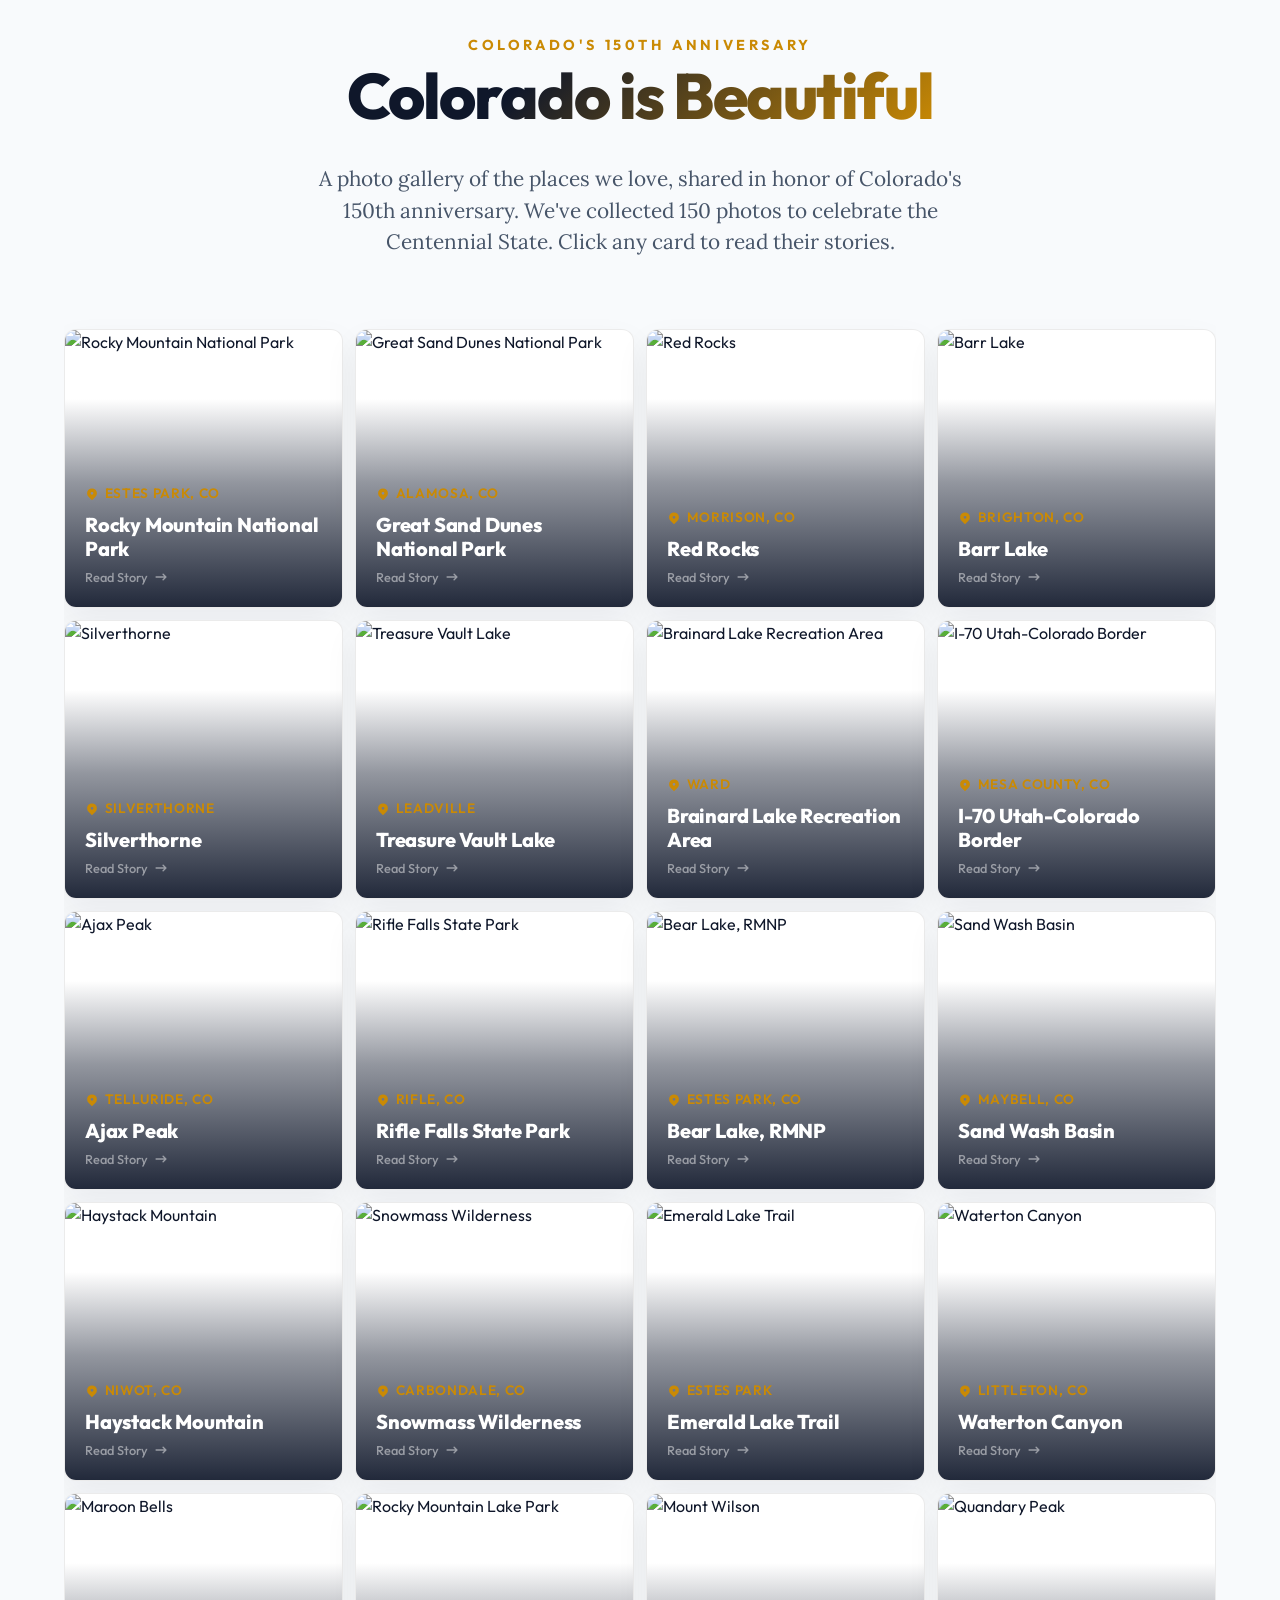
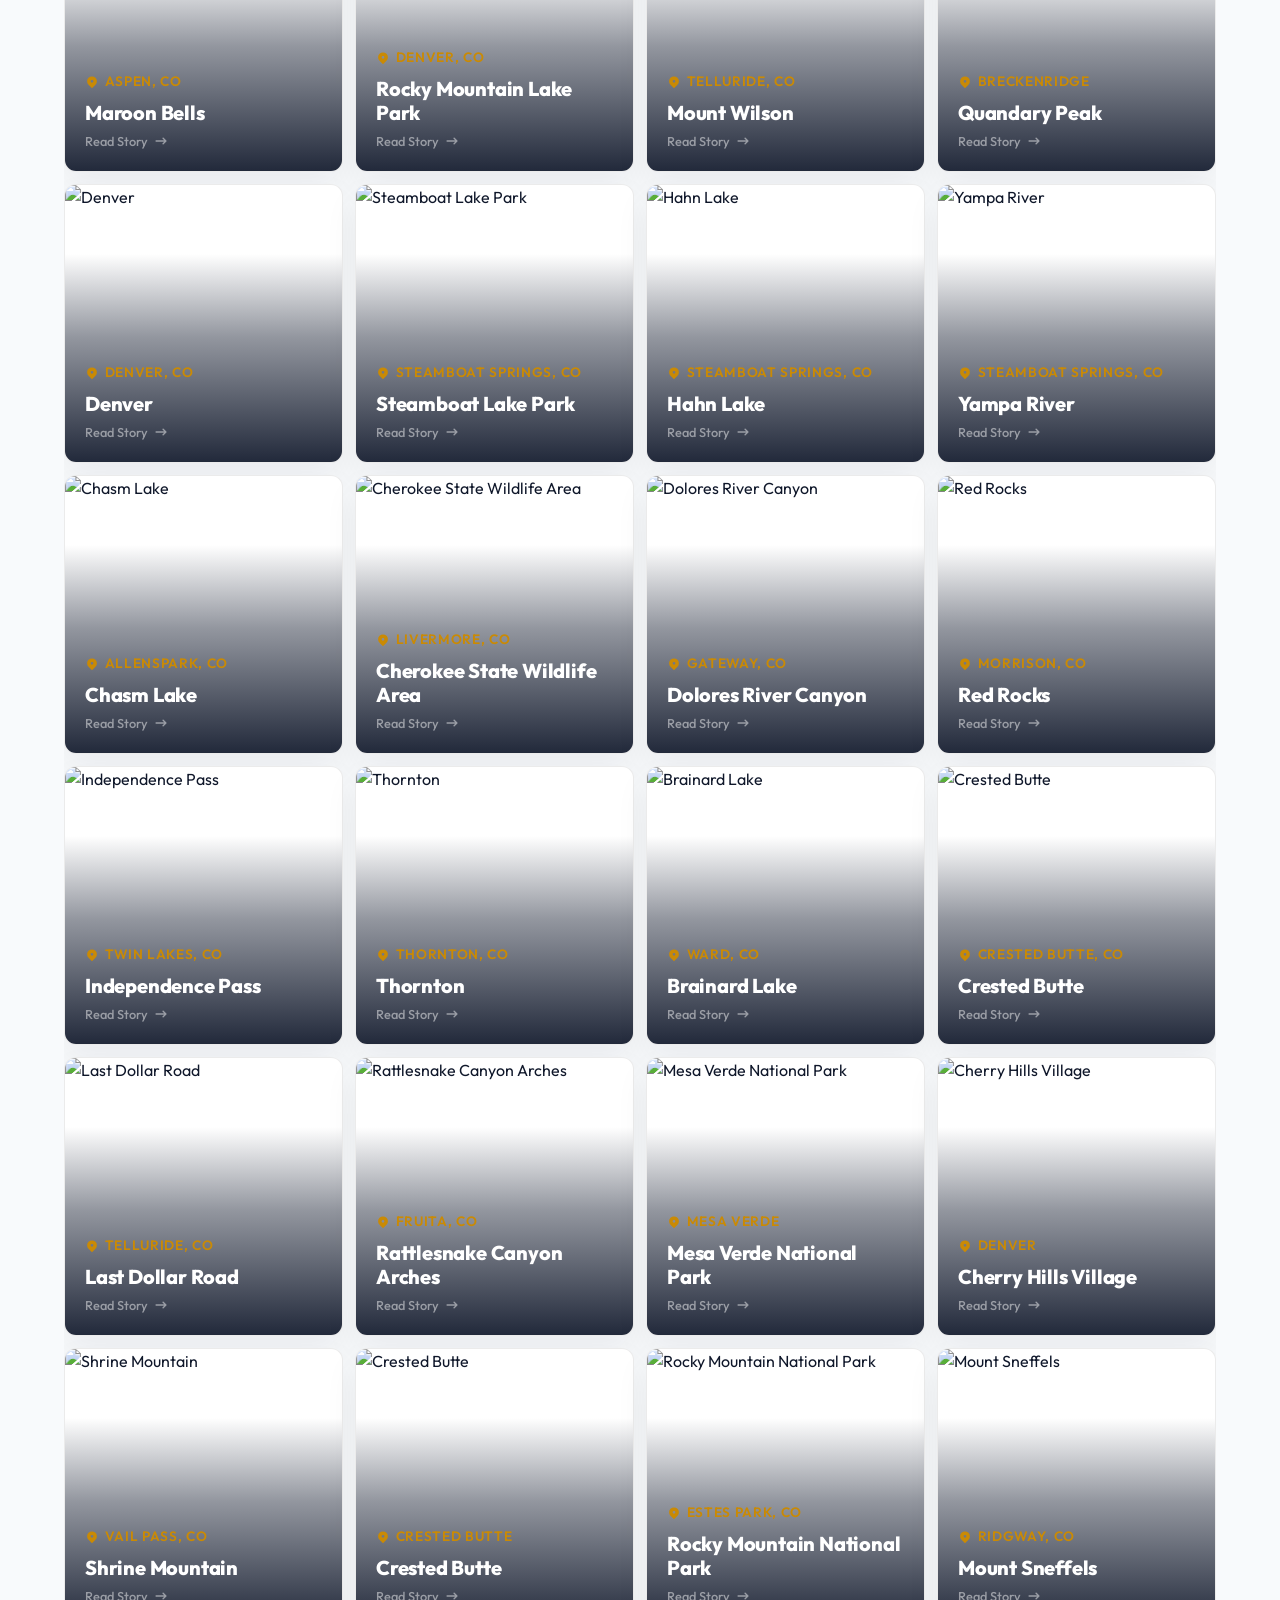
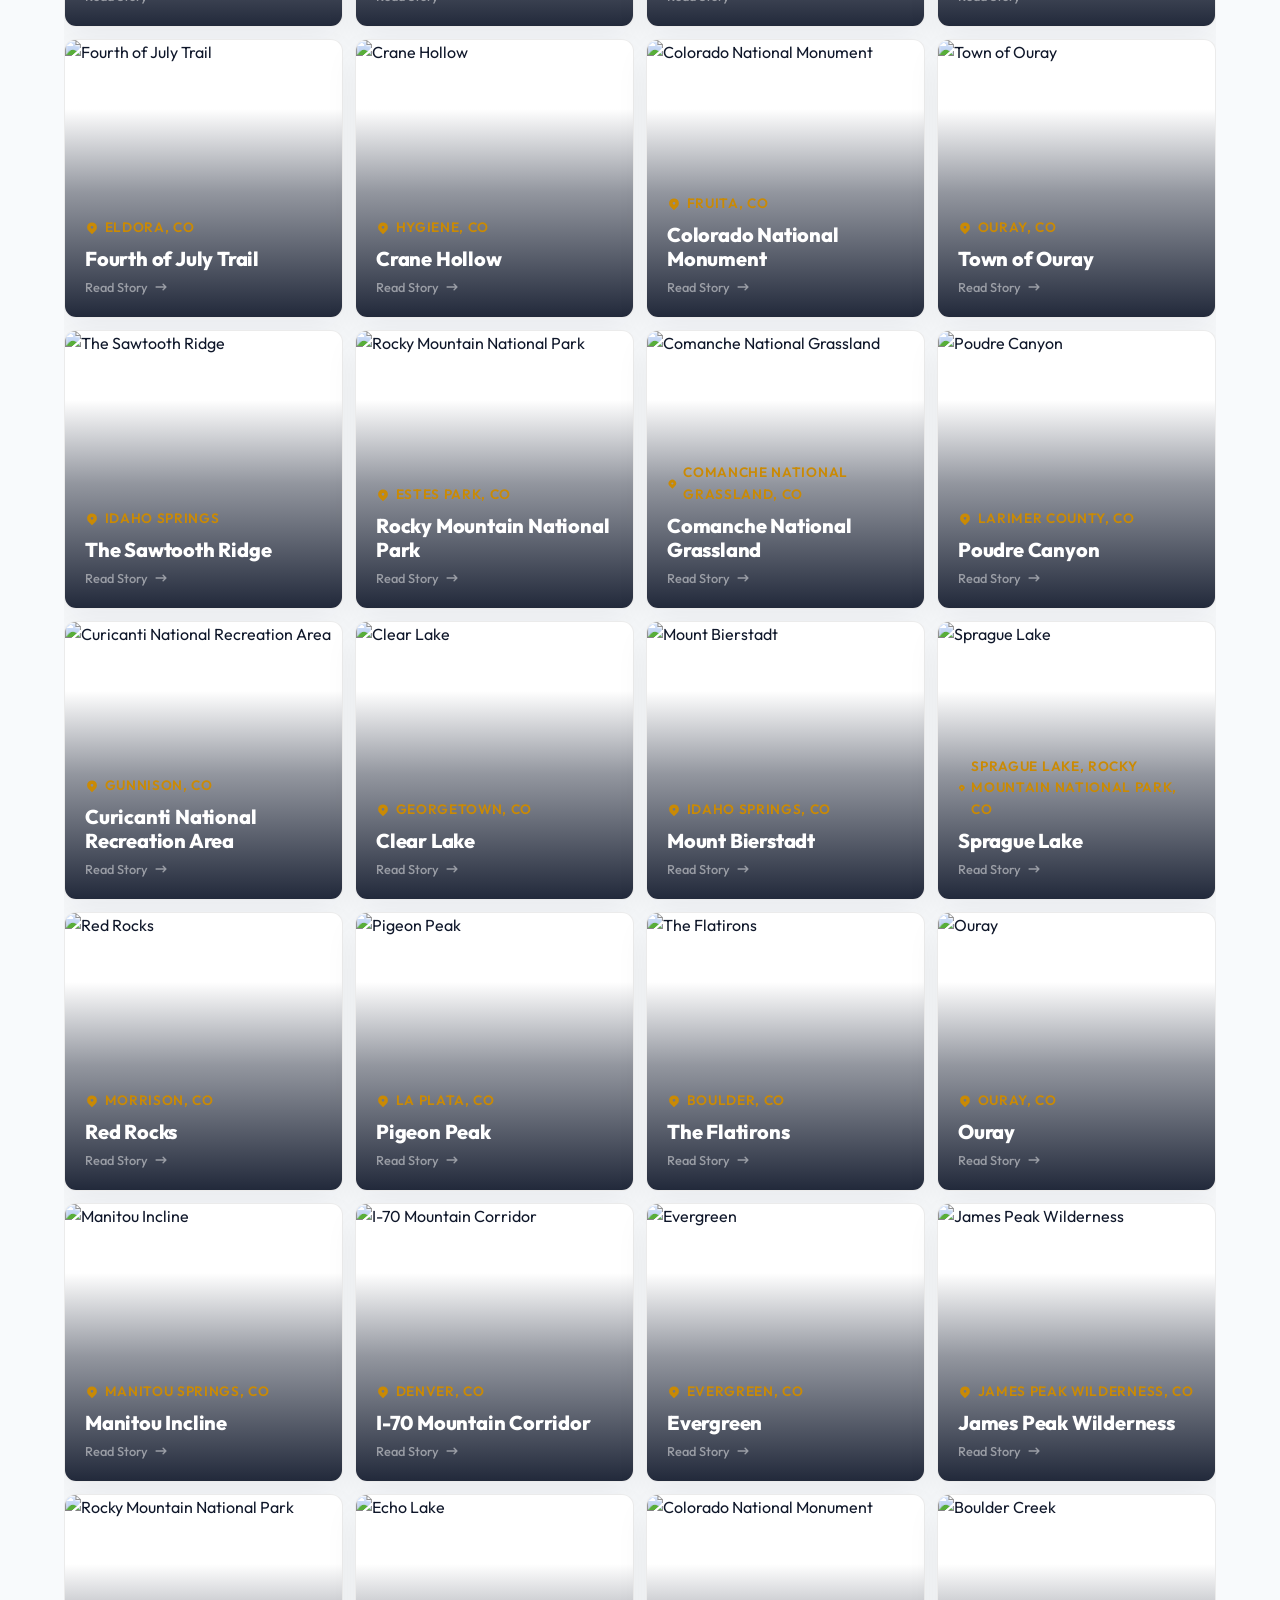
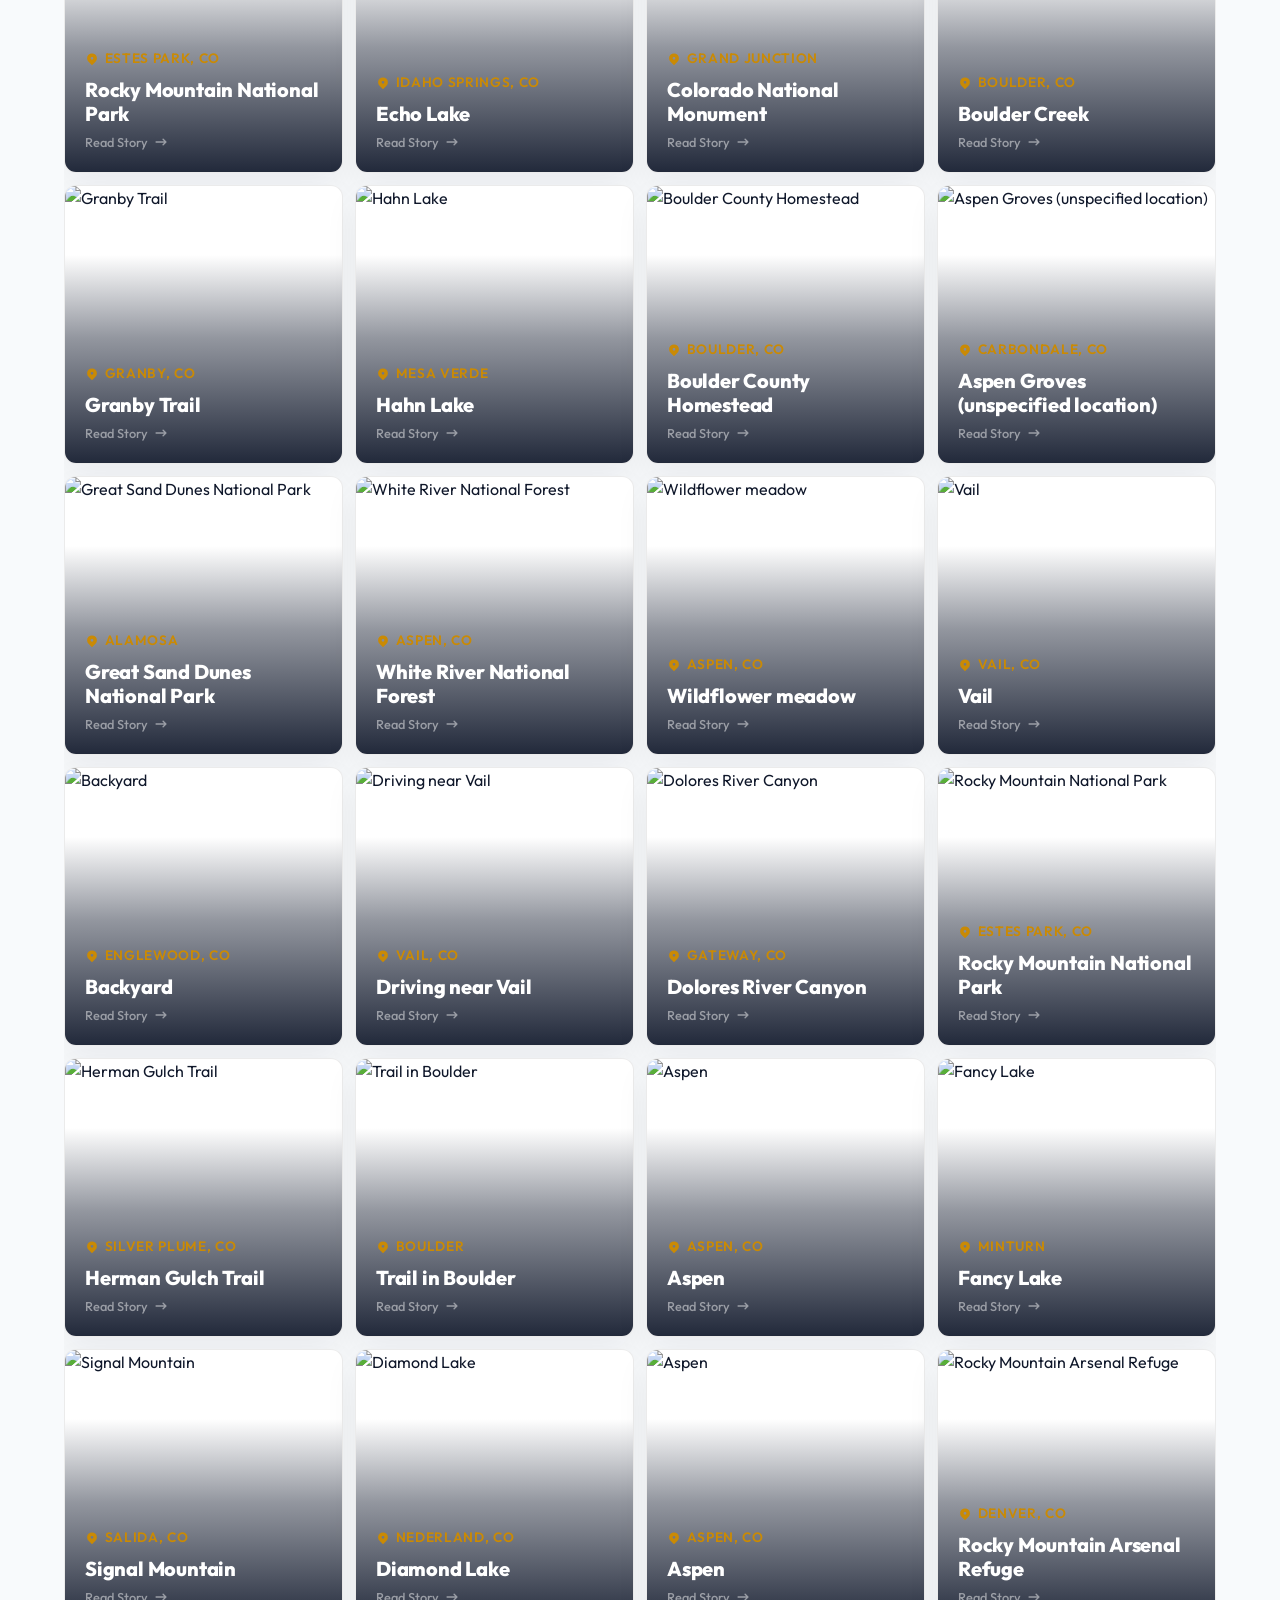
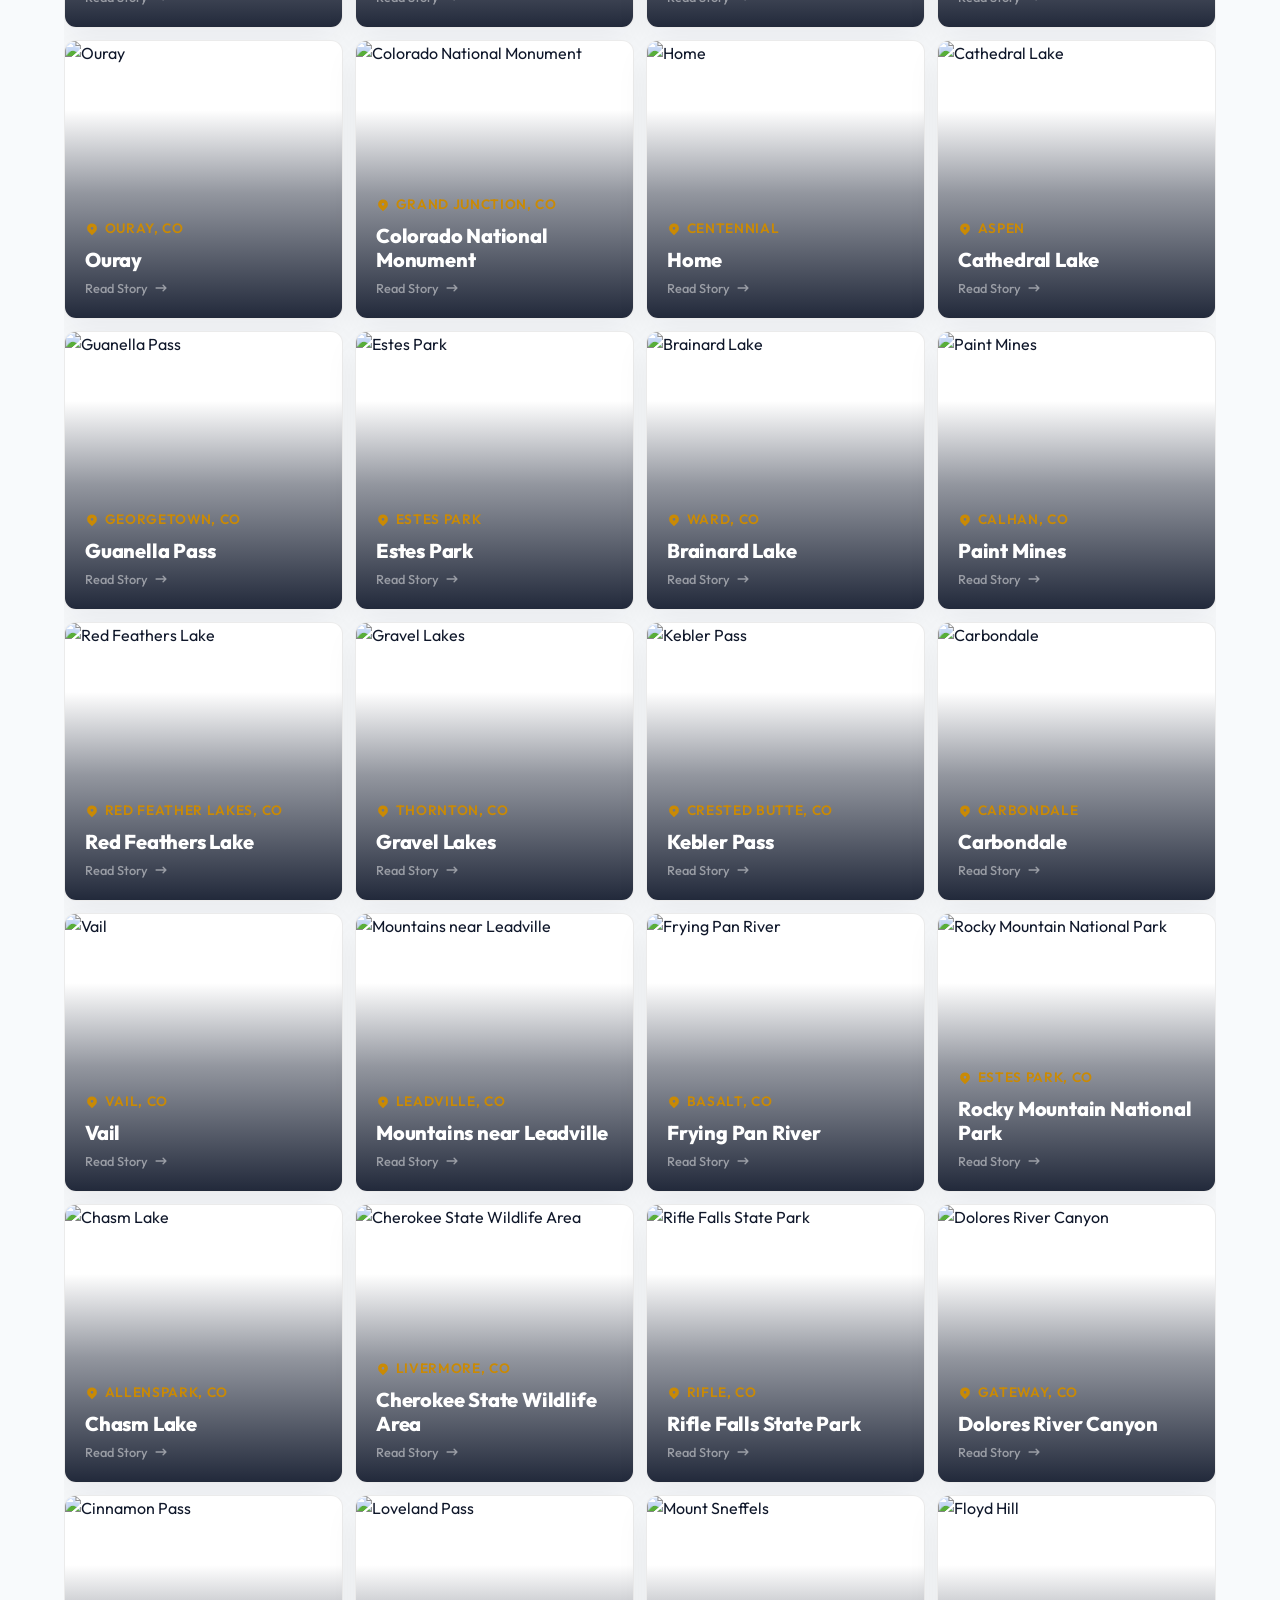
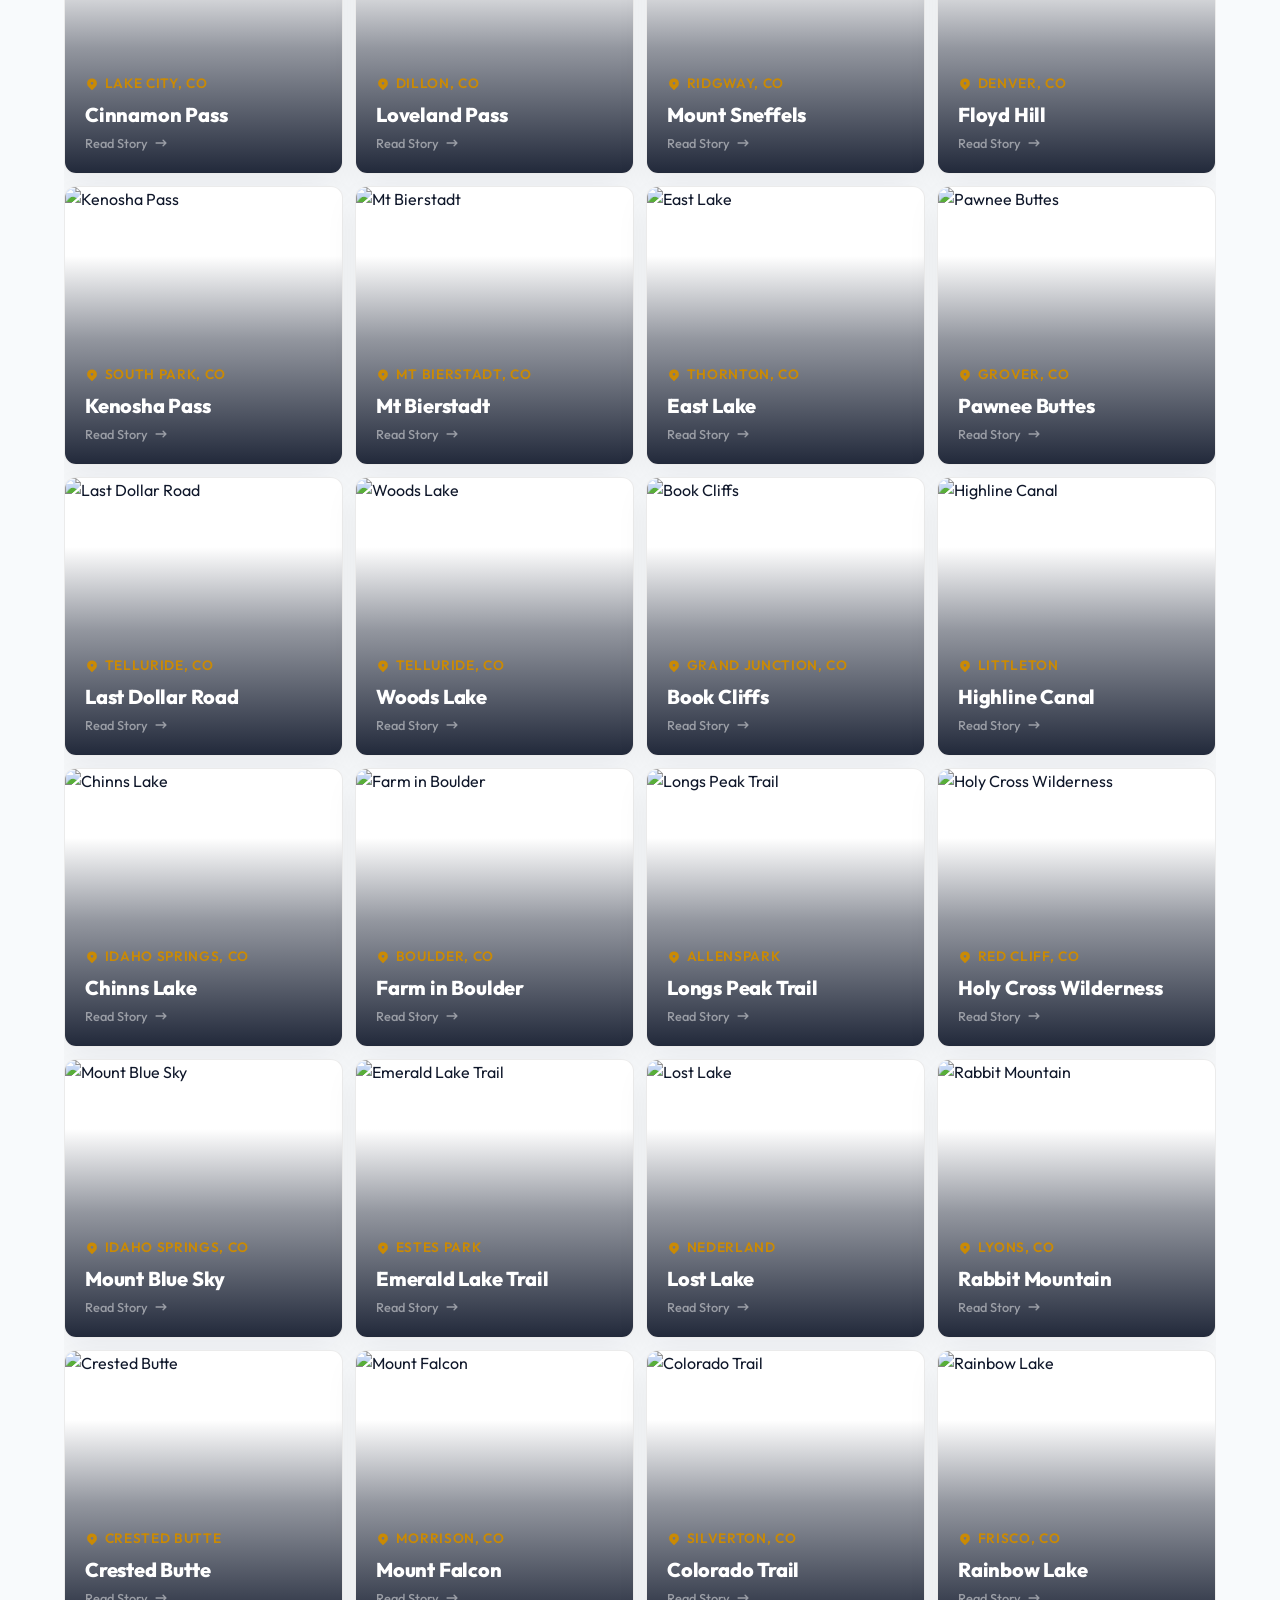
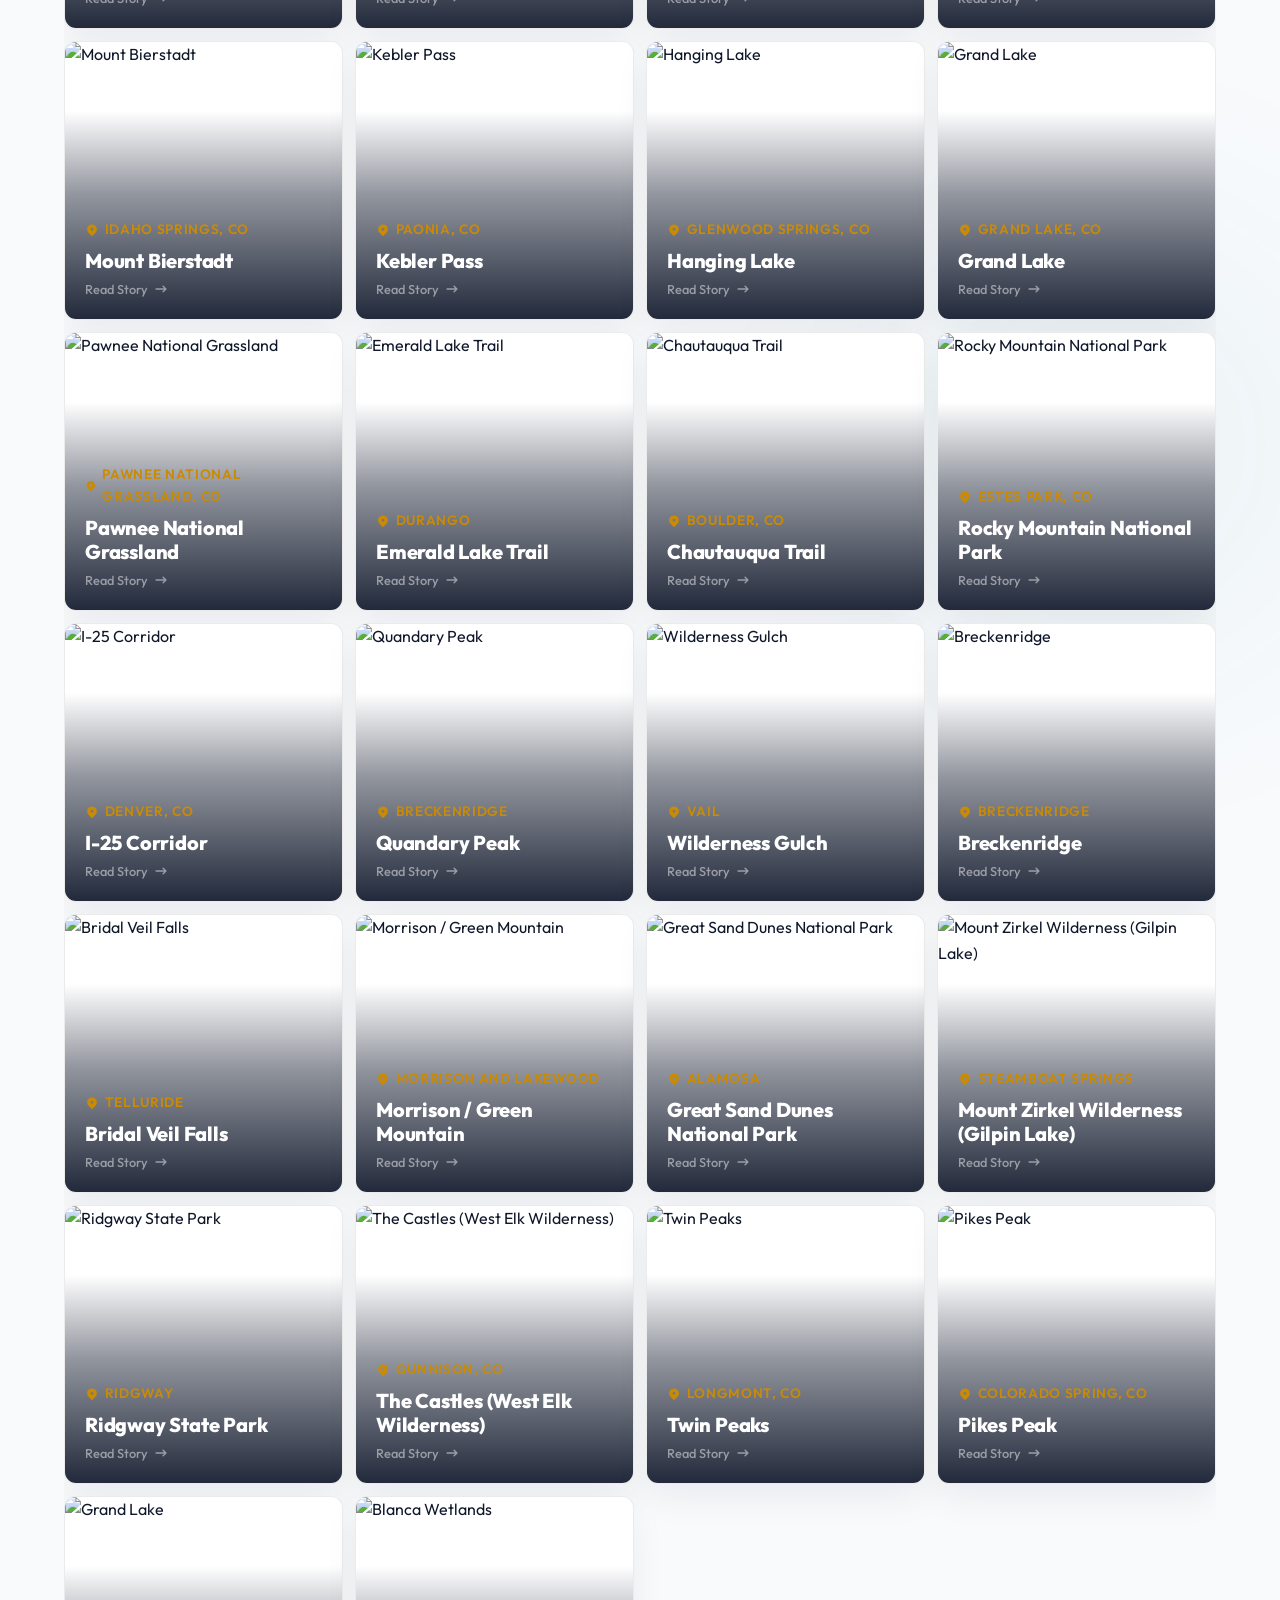
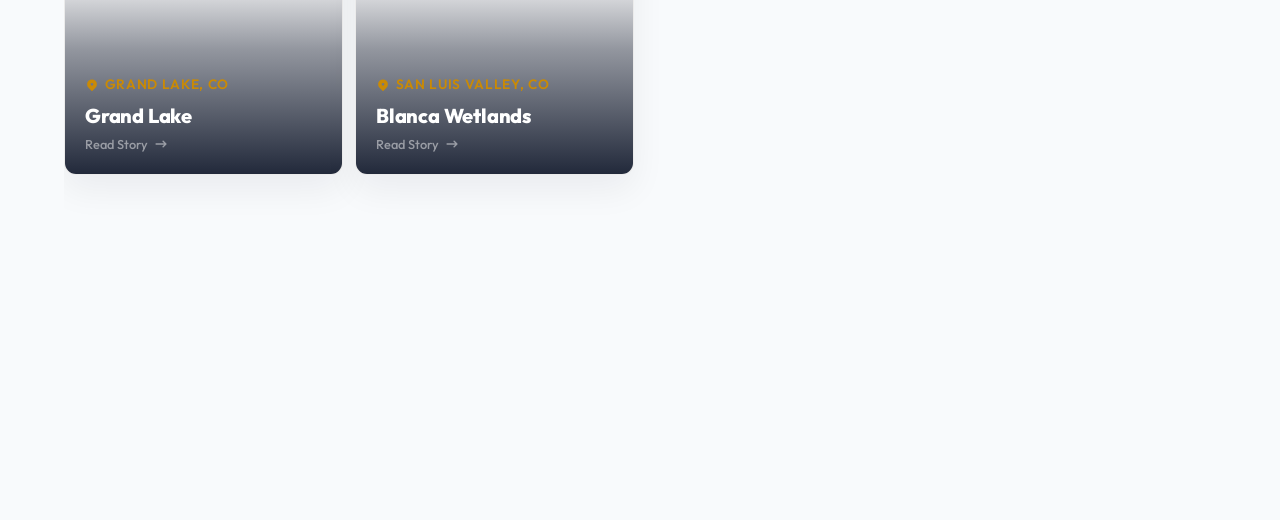
<file: index.html>
<!DOCTYPE html>
<html lang="en">
<head>
  <meta charset="UTF-8">
  <meta name="viewport" content="width=device-width, initial-scale=1.0">
  <title>Colorado is Beautiful | Interactive Photo Gallery</title>
  <meta name="description" content="Explore Colorado's most majestic natural landmarks. An interactive photo gallery highlighting beautiful places in Colorado, shared in honor of Colorado's 150th anniversary. Click to flip for details.">
  <link rel="stylesheet" href="styles.css">
</head>
<body>

  <!-- Ambient glowing backgrounds for modern look -->
  <div class="ambient-glow-1"></div>
  <div class="ambient-glow-2"></div>

  <div class="container">
    <!-- Header Section -->
    <header>
      <div class="logo">
        <span class="logo-tagline">Colorado's 150th Anniversary</span>
        <h1>Colorado is Beautiful</h1>
      </div>
      <p class="subtitle">A photo gallery of the places we love, shared in honor of Colorado's 150th anniversary. We've collected 150 photos to celebrate the Centennial State. Click any card to read their stories.</p>
    </header>

    <!-- Embedded Gallery iFrame -->
    <main class="iframe-section">
      <iframe 
        id="gallery-iframe" 
        src="gallery.html" 
        title="Colorado is Beautiful Photo Gallery" 
        style="width: 100%; border: none; overflow: hidden; display: block; min-height: 600px;" 
        scrolling="no">
      </iframe>
    </main>

    <!-- Footer -->
    <footer>
      <p class="footer-logo">Colorado is Beautiful</p>
    </footer>
  </div>

  <script>
    // Listen for resize messages from gallery.html iframe
    window.addEventListener('message', (event) => {
      if (event.data && event.data.type === 'resize-iframe') {
        const iframe = document.getElementById('gallery-iframe');
        if (iframe) {
          iframe.style.height = (event.data.height + 20) + 'px';
        }
      }
    });
  </script>
</body>
</html>
</file>
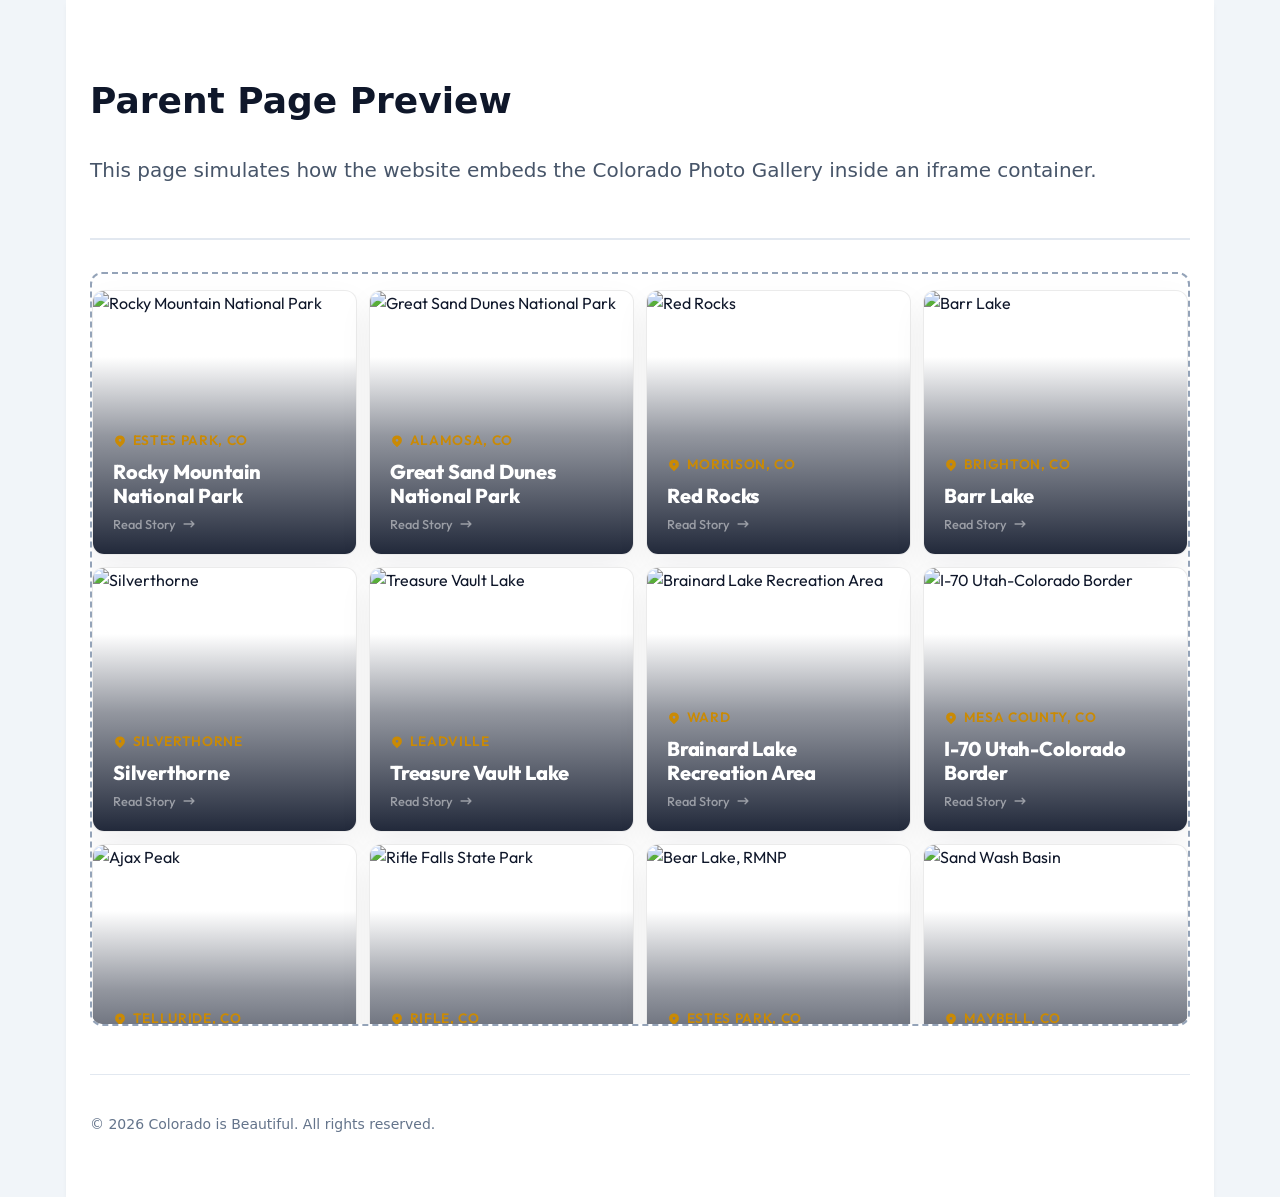
<file: iframe_test.html>
<!DOCTYPE html>
<html lang="en">
<head>
  <meta charset="UTF-8">
  <meta name="viewport" content="width=device-width, initial-scale=1.0">
  <title>Iframe Integration Test Page</title>
  <style>
    body {
      font-family: system-ui, -apple-system, sans-serif;
      margin: 0;
      padding: 0;
      background-color: #f1f5f9; /* Mock parent page light gray background */
      color: #1e293b;
      line-height: 1.6;
    }
    .wrapper {
      max-width: 1100px;
      margin: 0 auto;
      padding: 3rem 1.5rem;
      background-color: #ffffff; /* Mock parent content container */
      box-shadow: 0 4px 6px -1px rgba(0, 0, 0, 0.05);
      min-height: 100vh;
    }
    header {
      border-bottom: 2px solid #e2e8f0;
      padding-bottom: 2rem;
      margin-bottom: 2rem;
    }
    h1 {
      font-size: 2.25rem;
      color: #0f172a;
    }
    .lead {
      font-size: 1.25rem;
      color: #475569;
    }
    .iframe-container {
      border: 2px dashed #94a3b8; /* Dashed line to clearly show the boundaries of the iframe */
      border-radius: 12px;
      overflow: hidden;
      margin: 2rem 0;
      background-color: #ffffff;
    }
    iframe {
      width: 100%;
      height: 750px; /* Estimated height to display cards comfortably */
      border: none;
      display: block;
    }
    footer {
      margin-top: 3rem;
      padding-top: 1.5rem;
      border-top: 1px solid #e2e8f0;
      color: #64748b;
      font-size: 0.875rem;
    }
  </style>
</head>
<body>

  <div class="wrapper">
    <header>
      <h1>Parent Page Preview</h1>
      <p class="lead">This page simulates how the website embeds the Colorado Photo Gallery inside an iframe container.</p>
    </header>

    <main>
      <div class="iframe-container">
        <!-- Embedding local index.html -->
        <iframe src="gallery.html" title="Colorado is Beautiful Gallery Iframe"></iframe>
      </div>
    </main>

    <footer>
      <p>&copy; 2026 Colorado is Beautiful. All rights reserved.</p>
    </footer>
  </div>

</body>
</html>
</file>
<file: styles.css>
@import url('https://fonts.googleapis.com/css2?family=Lora:ital,wght@0,400..700;1,400..700&family=Outfit:wght@100..900&display=swap');

:root {
  --font-sans: 'Outfit', sans-serif;
  --font-serif: 'Lora', serif;

  /* Transitions */
  --transition-smooth: all 0.3s cubic-bezier(0.4, 0, 0.2, 1);
  --transition-card: transform 0.8s cubic-bezier(0.175, 0.885, 0.32, 1.275), box-shadow 0.4s ease;

  /* Theme Defaults (Light Only) */
  --bg-primary: #f8fafc;
  --bg-secondary: #ffffff;
  --bg-card: rgba(255, 255, 255, 0.8);
  --border-color: rgba(0, 0, 0, 0.08);
  --text-primary: #0f172a;
  --text-secondary: #475569;
  --accent-color: #ca8a04; /* Sunlit Gold */
  --accent-forest: #166534;
  --accent-forest-bg: rgba(22, 101, 52, 0.08);
  --glow-color: rgba(202, 138, 4, 0.05);
  --card-shadow: 0 15px 35px rgba(15, 23, 42, 0.06);
  --glass-bg: rgba(255, 255, 255, 0.75);
  --glass-border: rgba(0, 0, 0, 0.05);
}

/* GENERAL RESET */
*, *::before, *::after {
  box-sizing: border-box;
  margin: 0;
  padding: 0;
}

body {
  font-family: var(--font-sans);
  background-color: var(--bg-primary);
  color: var(--text-primary);
  line-height: 1.6;
  overflow-x: hidden;
  position: relative;
  min-height: 100vh;
}

/* AMBIENT GLOW EFFECTS */
.ambient-glow-1 {
  position: absolute;
  top: -10%;
  left: 20%;
  width: 500px;
  height: 500px;
  border-radius: 50%;
  background: radial-gradient(circle, var(--glow-color) 0%, transparent 70%);
  filter: blur(80px);
  z-index: -1;
  pointer-events: none;
  transition: background 0.5s ease;
}

.ambient-glow-2 {
  position: absolute;
  top: 40%;
  right: -10%;
  width: 600px;
  height: 600px;
  border-radius: 50%;
  background: radial-gradient(circle, rgba(14, 116, 144, 0.08) 0%, transparent 70%);
  filter: blur(100px);
  z-index: -1;
  pointer-events: none;
}

/* CONTAINER */
.container {
  max-width: 1200px;
  margin: 0 auto;
  padding: 2rem 1.5rem 5rem 1.5rem;
}

/* HEADER STYLE */
header {
  text-align: center;
  margin-bottom: 3.5rem;
  position: relative;
}

.top-bar {
  display: flex;
  justify-content: flex-end;
  align-items: center;
  margin-bottom: 2rem;
}

/* THEME TOGGLE BUTTON */
.theme-toggle-btn {
  background: var(--glass-bg);
  border: 1px solid var(--glass-border);
  border-radius: 50px;
  padding: 0.6rem 1.2rem;
  cursor: pointer;
  display: flex;
  align-items: center;
  gap: 0.5rem;
  font-family: var(--font-sans);
  font-size: 0.85rem;
  font-weight: 500;
  color: var(--text-primary);
  box-shadow: 0 4px 10px rgba(0, 0, 0, 0.05);
  backdrop-filter: blur(8px);
  transition: var(--transition-smooth);
}

.theme-toggle-btn:hover {
  transform: translateY(-2px);
  border-color: var(--accent-color);
  box-shadow: 0 6px 15px rgba(0, 0, 0, 0.1);
}

.theme-toggle-btn svg {
  width: 18px;
  height: 18px;
  fill: currentColor;
}

/* BRANDING */
.logo {
  display: inline-flex;
  flex-direction: column;
  align-items: center;
  margin-bottom: 1rem;
}

.logo-tagline {
  font-size: 0.9rem;
  font-weight: 700;
  text-transform: uppercase;
  letter-spacing: 0.25em;
  color: var(--accent-color);
  margin-bottom: 0.25rem;
}

h1 {
  font-size: clamp(2.5rem, 6vw, 4rem);
  font-weight: 800;
  letter-spacing: -0.03em;
  line-height: 1.1;
  background: linear-gradient(135deg, var(--text-primary) 30%, var(--accent-color) 100%);
  -webkit-background-clip: text;
  -webkit-text-fill-color: transparent;
  margin-bottom: 1rem;
}

.subtitle {
  font-family: var(--font-serif);
  font-size: clamp(1.1rem, 2.5vw, 1.3rem);
  font-weight: 400;
  color: var(--text-secondary);
  max-width: 650px;
  margin: 0 auto 2.5rem auto;
  line-height: 1.5;
}



/* GALLERY GRID */
.gallery-grid {
  display: grid;
  grid-template-columns: repeat(auto-fill, minmax(260px, 1fr));
  gap: 0.75rem; /* Tight spacing like Environment America */
  perspective: 1500px; /* Essential for 3D flip card */
}

/* CARD CONTAINER (3D PERSPECTIVE WRAPPER) */
.card-container {
  width: 100%;
  aspect-ratio: 1 / 1; /* Square photos */
  position: relative;
  perspective: 1500px;
  transition: opacity 0.5s ease, transform 0.5s ease;
}



/* CARD INNER (FLIP LOGIC) */
.card {
  width: 100%;
  height: 100%;
  position: relative;
  transform-style: preserve-3d;
  transition: var(--transition-card);
  border-radius: 12px;
  outline: none;
}

/* Focus styling for keyboard accessibility */
.card-container:focus-within {
  outline: 2px solid var(--accent-color);
  outline-offset: 2px;
  border-radius: 12px;
}

.card.flipped {
  transform: rotateY(180deg);
}

/* FRONT & BACK SIDE SHARED */
.card-front, .card-back {
  position: absolute;
  width: 100%;
  height: 100%;
  backface-visibility: hidden;
  border-radius: 12px;
  overflow: hidden;
  box-shadow: var(--card-shadow);
  border: 1px solid var(--border-color);
}

/* CARD FRONT DESIGN */
.card-front {
  background: var(--bg-secondary);
}

.card-image-wrapper {
  width: 100%;
  height: 100%;
  overflow: hidden;
  position: relative;
}

.card-image {
  width: 100%;
  height: 100%;
  object-fit: cover;
  transition: transform 0.8s cubic-bezier(0.25, 1, 0.5, 1);
}

.card-container:hover .card-image {
  transform: scale(1.06);
}

/* Overlay gradient on image */
.card-overlay {
  position: absolute;
  bottom: 0;
  left: 0;
  width: 100%;
  height: 75%;
  background: linear-gradient(to top, rgba(15, 23, 42, 0.92) 0%, rgba(15, 23, 42, 0.45) 60%, transparent 100%);
  display: flex;
  flex-direction: column;
  justify-content: flex-end;
  padding: 1.25rem;
  color: #ffffff;
  transition: height 0.4s ease;
}



.card-location {
  display: flex;
  align-items: center;
  gap: 0.35rem;
  font-size: 0.85rem;
  font-weight: 600;
  color: var(--accent-color);
  margin-bottom: 0.5rem;
  text-transform: uppercase;
  letter-spacing: 0.05em;
}

.card-location svg {
  width: 14px;
  height: 14px;
  fill: currentColor;
}

.card-title {
  font-size: 1.25rem;
  font-weight: 800;
  line-height: 1.2;
  letter-spacing: -0.01em;
  color: #ffffff;
  margin-bottom: 0.35rem;
}

.card-hint {
  font-size: 0.8rem;
  color: rgba(255, 255, 255, 0.6);
  display: flex;
  align-items: center;
  gap: 0.4rem;
  font-weight: 500;
  opacity: 0.8;
}

.card-hint svg {
  width: 14px;
  height: 14px;
  fill: currentColor;
  transition: transform 0.3s ease;
}

.card-container:hover .card-hint svg {
  transform: translateX(4px);
}

/* CARD BACK DESIGN */
.card-back {
  background: var(--bg-card);
  backdrop-filter: blur(20px);
  -webkit-backdrop-filter: blur(20px);
  transform: rotateY(180deg); /* Crucial to keep back text oriented correctly */
  padding: 1.25rem;
  display: flex;
  flex-direction: column;
  justify-content: space-between;
}

.card-back-header {
  border-bottom: 1px solid var(--border-color);
  padding-bottom: 0.5rem;
  margin-bottom: 0.5rem;
}



.card-back-title {
  font-size: 1.2rem;
  font-weight: 800;
  letter-spacing: -0.01em;
  color: var(--text-primary);
}

.card-back-desc {
  font-family: var(--font-serif);
  font-size: 0.85rem;
  line-height: 1.45;
  color: var(--text-secondary);
  margin-bottom: 0.75rem;
  flex-grow: 1;
  overflow-y: auto; /* Graceful scroll if text overflows */
  padding-right: 0.25rem;
}

/* Fact Sheet style */
.card-facts {
  display: grid;
  grid-template-columns: repeat(2, 1fr);
  gap: 0.35rem 0.75rem;
  background: rgba(0, 0, 0, 0.02);
  border: 1px solid var(--border-color);
  padding: 0.6rem;
  border-radius: 10px;
  margin-bottom: 0.75rem;
}

.fact-item {
  display: flex;
  flex-direction: column;
  gap: 0.1rem;
}

.fact-label {
  font-size: 0.6rem;
  text-transform: uppercase;
  letter-spacing: 0.05em;
  color: var(--text-secondary);
  font-weight: 600;
}

.fact-value {
  font-size: 0.75rem;
  font-weight: 700;
  color: var(--text-primary);
}

/* Flip Back CTA Button */
.flip-back-btn {
  background: transparent;
  border: 1px solid var(--border-color);
  color: var(--text-primary);
  border-radius: 50px;
  padding: 0.5rem;
  font-family: var(--font-sans);
  font-size: 0.8rem;
  font-weight: 600;
  cursor: pointer;
  display: flex;
  align-items: center;
  justify-content: center;
  gap: 0.4rem;
  transition: var(--transition-smooth);
}

.flip-back-btn:hover {
  background: var(--text-primary);
  color: var(--bg-primary);
  border-color: var(--text-primary);
}

.flip-back-btn svg {
  width: 16px;
  height: 16px;
  fill: currentColor;
  transform: rotate(180deg);
  transition: transform 0.4s ease;
}

.flip-back-btn:hover svg {
  transform: rotate(0deg);
}

/* FOOTER */
footer {
  text-align: center;
  padding: 4rem 0 2rem 0;
  margin-top: 5rem;
  border-top: 1px solid var(--border-color);
  color: var(--text-secondary);
  font-size: 0.9rem;
}

.footer-logo {
  font-size: 1.1rem;
  font-weight: 800;
  color: var(--text-primary);
  letter-spacing: -0.02em;
  margin-bottom: 0.5rem;
}

/* CUSTOM SCROLLBAR FOR OVERFLOW TEXT IN CARD BACK */
.card-back-desc::-webkit-scrollbar {
  width: 4px;
}

.card-back-desc::-webkit-scrollbar-track {
  background: transparent;
}

.card-back-desc::-webkit-scrollbar-thumb {
  background: rgba(0, 0, 0, 0.1);
  border-radius: 2px;
}

/* HOVER CARD FLIP (Environment America Style) */
@media (hover: hover) and (pointer: fine) {
  .card-container:hover .card {
    transform: rotateY(180deg);
  }
}

/* LIGHTBOX MODAL POP-UP STYLES */
.modal-overlay {
  position: fixed;
  top: 0;
  left: 0;
  width: 100vw;
  height: 100vh;
  background: rgba(15, 23, 42, 0.85);
  backdrop-filter: blur(12px);
  -webkit-backdrop-filter: blur(12px);
  z-index: 9999;
  display: flex;
  align-items: center;
  justify-content: center;
  padding: 1.5rem;
  opacity: 0;
  visibility: hidden;
  transition: opacity 0.3s ease, visibility 0.3s ease;
}

.modal-overlay.active {
  opacity: 1;
  visibility: visible;
}

.modal-container {
  background: var(--bg-secondary);
  border-radius: 20px;
  max-width: 1050px;
  width: 100%;
  max-height: 90vh;
  overflow: hidden;
  position: relative;
  box-shadow: 0 25px 50px -12px rgba(0, 0, 0, 0.5);
  border: 1px solid var(--border-color);
  transform: scale(0.95);
  transition: transform 0.3s cubic-bezier(0.175, 0.885, 0.32, 1.275);
}

.modal-overlay.active .modal-container {
  transform: scale(1);
}

.modal-close-btn {
  position: absolute;
  top: 1rem;
  right: 1rem;
  width: 36px;
  height: 36px;
  border-radius: 50%;
  background: rgba(0, 0, 0, 0.5);
  color: #ffffff;
  border: none;
  font-size: 1.5rem;
  line-height: 1;
  cursor: pointer;
  display: flex;
  align-items: center;
  justify-content: center;
  z-index: 10;
  transition: var(--transition-smooth);
}

.modal-close-btn:hover {
  background: var(--text-primary);
  transform: scale(1.1);
}

.modal-content {
  display: grid;
  grid-template-columns: 1.3fr 0.7fr;
  max-height: 90vh;
}

.modal-image-wrapper {
  background: #0f172a;
  display: flex;
  align-items: center;
  justify-content: center;
  overflow: hidden;
  height: 100%;
  min-height: 400px;
}

.modal-image {
  width: 100%;
  height: 100%;
  object-fit: contain;
}

.modal-details {
  padding: 2.5rem 2rem 2rem 2rem;
  display: flex;
  flex-direction: column;
  justify-content: space-between;
  overflow-y: auto;
  background: var(--bg-secondary);
}

.modal-location {
  display: flex;
  align-items: center;
  gap: 0.35rem;
  font-size: 0.85rem;
  font-weight: 700;
  text-transform: uppercase;
  letter-spacing: 0.05em;
  color: var(--accent-color);
  margin-bottom: 0.5rem;
}

.modal-location svg {
  width: 16px;
  height: 16px;
  fill: currentColor;
}

.modal-title {
  font-size: 1.75rem;
  font-weight: 800;
  line-height: 1.2;
  color: var(--text-primary);
  margin-bottom: 0.75rem;
}

.modal-submitter {
  font-size: 0.9rem;
  color: var(--text-secondary);
  padding-bottom: 1rem;
  border-bottom: 1px solid var(--border-color);
  margin-bottom: 1.25rem;
}

.modal-story {
  font-family: var(--font-serif);
  font-size: 1rem;
  line-height: 1.65;
  color: var(--text-primary);
  margin-bottom: 1.5rem;
}

.modal-nav {
  display: flex;
  align-items: center;
  justify-content: space-between;
  padding-top: 1rem;
  border-top: 1px solid var(--border-color);
}

.modal-nav-btn {
  background: var(--bg-primary);
  border: 1px solid var(--border-color);
  color: var(--text-primary);
  border-radius: 50px;
  padding: 0.5rem 1rem;
  font-family: var(--font-sans);
  font-size: 0.85rem;
  font-weight: 600;
  cursor: pointer;
  display: flex;
  align-items: center;
  gap: 0.4rem;
  transition: var(--transition-smooth);
}

.modal-nav-btn:hover {
  background: var(--text-primary);
  color: var(--bg-primary);
}

.modal-nav-btn svg {
  width: 16px;
  height: 16px;
  fill: currentColor;
}

.modal-counter {
  font-size: 0.85rem;
  font-weight: 600;
  color: var(--text-secondary);
}

/* RESPONSIVE BREAKPOINTS */
@media (max-width: 768px) {
  .container {
    padding: 1.5rem 1rem 3rem 1rem;
  }
  
  header {
    margin-bottom: 2.5rem;
  }

  .gallery-grid {
    grid-template-columns: repeat(auto-fill, minmax(150px, 1fr));
    gap: 0.5rem;
  }
  
  .card-overlay {
    padding: 0.85rem;
  }
  
  .card-back {
    padding: 0.85rem;
  }

  .modal-content {
    grid-template-columns: 1fr;
    overflow-y: auto;
  }

  .modal-image-wrapper {
    max-height: 450px;
    min-height: 200px;
  }

  .modal-details {
    padding: 1.5rem;
  }
}
</file>
